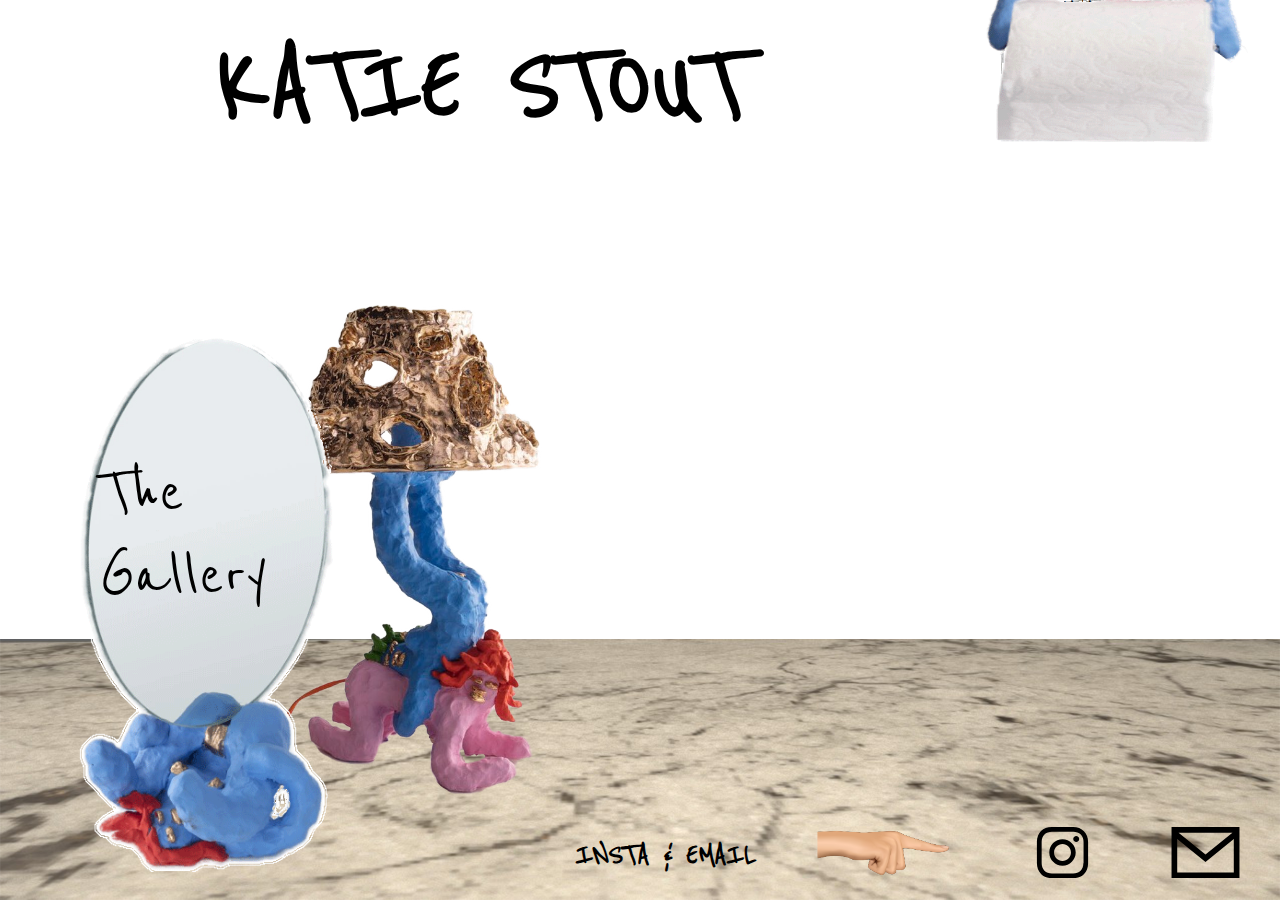
<file: index.html>
<!DOCTYPE html>
<html>
<body>
<head>
  <meta name="viewport" content="width=device-width,initial-scale=1">
  <link rel="stylesheet" href="css\style.css">
  <link rel="stylesheet" href="css\nav.css">
  <link href="https://fonts.googleapis.com/css?family=Reenie+Beanie" rel="stylesheet">
  <link rel="stylesheet" href="https://cdn.jsdelivr.net/npm/animate.css@3.5.2/animate.min.css">
</head>
<body>
  <img id="background" src="imgs\background.png" alt="blankimage">

  <h1 id="title">KATIE STOUT</h1>
  <section id="navagation">
    <h1 class="tp_nav" id="tp_mobile">KATIE STOUT</h1>
    <img class="tp_nav" src="imgs\kate_tp.gif" alt="blankimage">
    <img class="tp_nav" id="tp_extend" src="imgs\TP (2).png" alt="blankimage">
    <ul class="tp_nav tp_extend" id="tp_list_extend">
      <li><a href="index.html">HOME</a></li>
      <li><a href="about.html">ABOUT</a></li>
      <li><a href="gallery.html">Gallery</a></li>
    </ul>
  </section>

  <img id="lamp_girl" src="imgs\lamp_help.png" alt="blankimage">

  <section id="mirror_girl">
    <img id="mirror_girl_img" src="imgs\mirror_girl.gif" alt="blankimage">
    <a id="mirror_girl_link" href="gallery.html">The <br> Gallery</a>
  </section>

  <section id="share">
    <h2>INSTA & EMAIL</h2>
    <figure><img  class="shareimg" src="imgs\point.png" alt="blankimage"></figure>
    <figure ><svg class="shareimg" width="57" height="57" viewBox="0 0 57 57" fill="none" xmlns="http://www.w3.org/2000/svg">
      <rect width="57" height="57" fill="black" fill-opacity="0"/>
      <rect width="57" height="57" fill="black" fill-opacity="0"/>
      <path d="M28.5002 13.6753C20.4559 13.6753 13.7905 20.2257 13.7905 28.385C13.7905 36.5442 20.3409 43.0946 28.5002 43.0946C36.6595 43.0946 43.2099 36.4293 43.2099 28.385C43.2099 20.3406 36.5446 13.6753 28.5002 13.6753ZM28.5002 37.8084C23.3288 37.8084 19.0768 33.5563 19.0768 28.385C19.0768 23.2136 23.3288 18.9616 28.5002 18.9616C33.6716 18.9616 37.9236 23.2136 37.9236 28.385C37.9236 33.5563 33.6716 37.8084 28.5002 37.8084Z" fill="black"/>
      <path d="M43.7843 16.6632C45.6249 16.6632 47.117 15.1712 47.117 13.3306C47.117 11.49 45.6249 9.99792 43.7843 9.99792C41.9437 9.99792 40.4517 11.49 40.4517 13.3306C40.4517 15.1712 41.9437 16.6632 43.7843 16.6632Z" fill="black"/>
      <path d="M52.4032 4.71169C49.4153 1.60887 45.1633 0 40.3367 0H16.6633C6.66532 0 0 6.66532 0 16.6633V40.2218C0 45.1633 1.60887 49.4153 4.82661 52.5181C7.92944 55.506 12.0665 57 16.7782 57H40.2218C45.1633 57 49.3004 55.3911 52.2883 52.5181C55.3911 49.5302 57 45.2782 57 40.3367V16.6633C57 11.8367 55.3911 7.6996 52.4032 4.71169ZM51.7137 40.3367C51.7137 43.8992 50.6794 46.7722 48.6109 48.7258C46.5423 50.6794 43.6694 51.7137 40.2218 51.7137H16.7782C13.3306 51.7137 10.4577 50.6794 8.38911 48.7258C6.32056 46.6573 5.28629 43.7843 5.28629 40.2218V16.6633C5.28629 13.2157 6.32056 10.3427 8.38911 8.27419C10.3427 6.32056 13.3306 5.28629 16.7782 5.28629H40.4516C43.8992 5.28629 46.7722 6.32056 48.8407 8.38911C50.7944 10.4577 51.9435 13.3306 51.9435 16.6633V40.3367H51.7137Z" fill="black"/></svg>
    </figure>
    <figure ><svg class="shareimg" width="69" height="52" viewBox="0 0 69 52" fill="none" xmlns="http://www.w3.org/2000/svg">
      <rect width="69" height="52" fill="black" fill-opacity="0"/>
      <path d="M0 0V52H69V0H0ZM61.8643 5.77778L34.5 28.0598L7.13575 5.77778H61.8643ZM5.75 46.2222V12.0842L34.5 35.4958L63.25 12.0842V46.2222H5.75Z" fill="black"/>
    </svg></figure>
  </section>

</body>
</html>
</file>
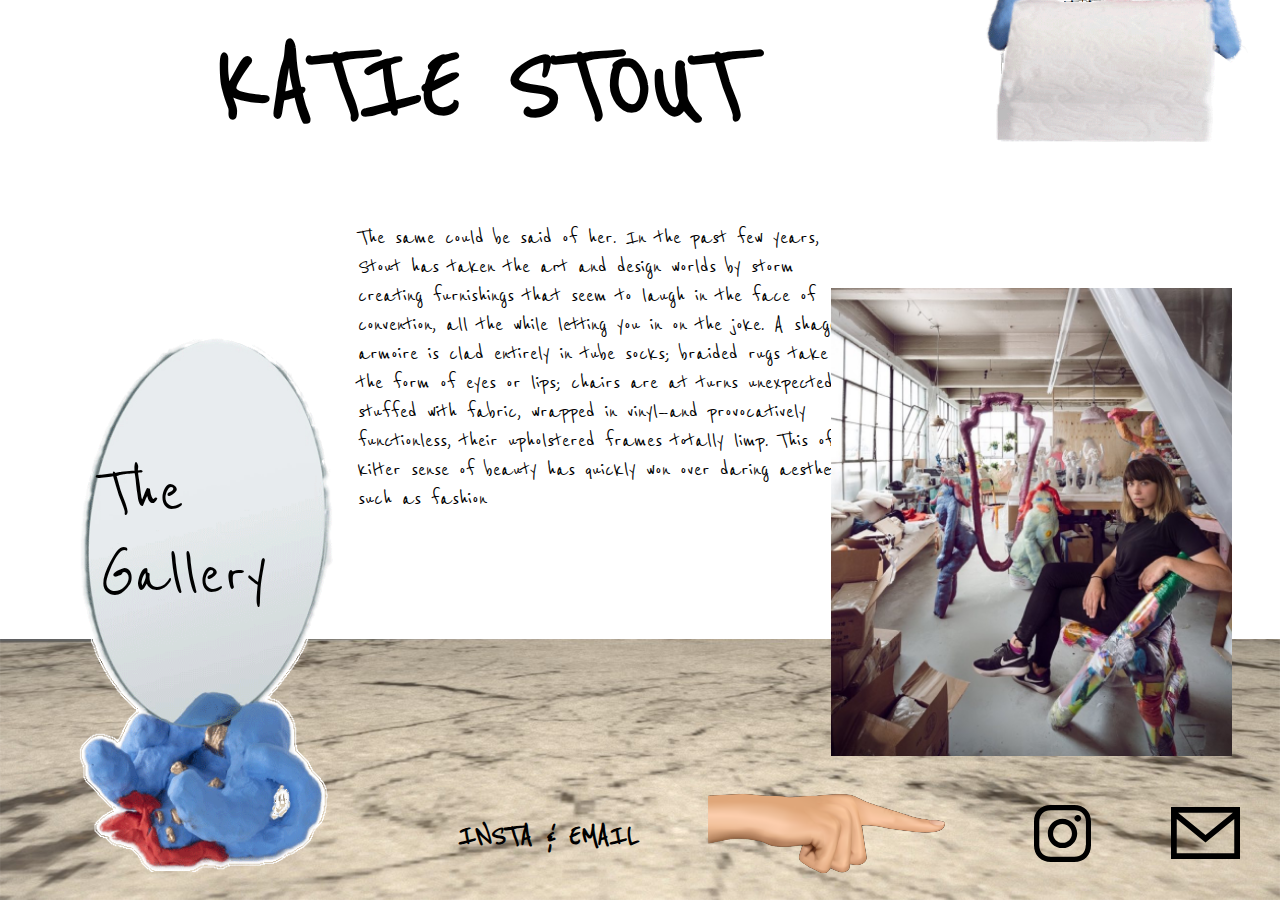
<file: about.html>
<!DOCTYPE html>
<html>
<head>
  <meta name="viewport" content="width=device-width,initial-scale=1">
  <link rel="stylesheet" href="css\nav.css">
  <link rel="stylesheet" href="css\about.css">
  <link href="https://fonts.googleapis.com/css?family=Reenie+Beanie" rel="stylesheet">
  <link rel="stylesheet" href="https://cdn.jsdelivr.net/npm/animate.css@3.5.2/animate.min.css">
</head>

  <img id="background" src="imgs\background.png" alt="blankimage">

  <h1 id="title">KATIE STOUT</h1>
  <section id="navagation">
    <h1 class="tp_nav" id="tp_mobile">KATIE STOUT</h1>
    <img class="tp_nav" src="imgs\kate_tp.gif" alt="blankimage">
    <img class="tp_nav" id="tp_extend" src="imgs\TP (2).png" alt="blankimage">
    <ul class="tp_nav tp_extend" id="tp_list_extend">
      <li><a href="index.html">HOME</a></li>
      <li><a href="about.html">ABOUT</a></li>
      <li><a href="gallery.html">Gallery</a></li>
    </ul>
  </section>

  <section id="about_text">
    <img  id="about_img" src="imgs\k_about.png" alt="blankimage">
    <p class="animated fadeIn">
       The same could be said of her. In the past few years, Stout has taken
       the art and design worlds by storm creating furnishings that seem to
       laugh in the face of convention, all the while letting you in on the
       joke. A shaggy armoire is clad entirely in tube socks; braided rugs
       take the form of eyes or lips; chairs are at turns ­unexpected—stuffed
       with fabric, wrapped in vinyl—and ­provocatively functionless, their
       upholstered frames totally limp. This off-kilter sense of beauty has
       quickly won over ­daring aesthetes such as fashion
     </p>
  </section>

  <section id="mirror_girl">
    <img id="mirror_girl_img" src="imgs\mirror_girl.gif" alt="blankimage">
    <a id="mirror_girl_link" href="gallery.html">The <br> Gallery</a>
  </section>

  <section id="share">
    <h2>INSTA & EMAIL</h2>
    <figure><img  class="shareimg" src="imgs\point.png" alt="blankimage"></figure>
    <figure ><svg class="shareimg" width="57" height="57" viewBox="0 0 57 57" fill="none" xmlns="http://www.w3.org/2000/svg">
      <rect width="57" height="57" fill="black" fill-opacity="0"/>
      <rect width="57" height="57" fill="black" fill-opacity="0"/>
      <path d="M28.5002 13.6753C20.4559 13.6753 13.7905 20.2257 13.7905 28.385C13.7905 36.5442 20.3409 43.0946 28.5002 43.0946C36.6595 43.0946 43.2099 36.4293 43.2099 28.385C43.2099 20.3406 36.5446 13.6753 28.5002 13.6753ZM28.5002 37.8084C23.3288 37.8084 19.0768 33.5563 19.0768 28.385C19.0768 23.2136 23.3288 18.9616 28.5002 18.9616C33.6716 18.9616 37.9236 23.2136 37.9236 28.385C37.9236 33.5563 33.6716 37.8084 28.5002 37.8084Z" fill="black"/>
      <path d="M43.7843 16.6632C45.6249 16.6632 47.117 15.1712 47.117 13.3306C47.117 11.49 45.6249 9.99792 43.7843 9.99792C41.9437 9.99792 40.4517 11.49 40.4517 13.3306C40.4517 15.1712 41.9437 16.6632 43.7843 16.6632Z" fill="black"/>
      <path d="M52.4032 4.71169C49.4153 1.60887 45.1633 0 40.3367 0H16.6633C6.66532 0 0 6.66532 0 16.6633V40.2218C0 45.1633 1.60887 49.4153 4.82661 52.5181C7.92944 55.506 12.0665 57 16.7782 57H40.2218C45.1633 57 49.3004 55.3911 52.2883 52.5181C55.3911 49.5302 57 45.2782 57 40.3367V16.6633C57 11.8367 55.3911 7.6996 52.4032 4.71169ZM51.7137 40.3367C51.7137 43.8992 50.6794 46.7722 48.6109 48.7258C46.5423 50.6794 43.6694 51.7137 40.2218 51.7137H16.7782C13.3306 51.7137 10.4577 50.6794 8.38911 48.7258C6.32056 46.6573 5.28629 43.7843 5.28629 40.2218V16.6633C5.28629 13.2157 6.32056 10.3427 8.38911 8.27419C10.3427 6.32056 13.3306 5.28629 16.7782 5.28629H40.4516C43.8992 5.28629 46.7722 6.32056 48.8407 8.38911C50.7944 10.4577 51.9435 13.3306 51.9435 16.6633V40.3367H51.7137Z" fill="black"/></svg>
    </figure>
    <figure ><svg class="shareimg" width="69" height="52" viewBox="0 0 69 52" fill="none" xmlns="http://www.w3.org/2000/svg">
      <rect width="69" height="52" fill="black" fill-opacity="0"/>
      <path d="M0 0V52H69V0H0ZM61.8643 5.77778L34.5 28.0598L7.13575 5.77778H61.8643ZM5.75 46.2222V12.0842L34.5 35.4958L63.25 12.0842V46.2222H5.75Z" fill="black"/>
    </svg></figure>
  </section>

</html>
</file>
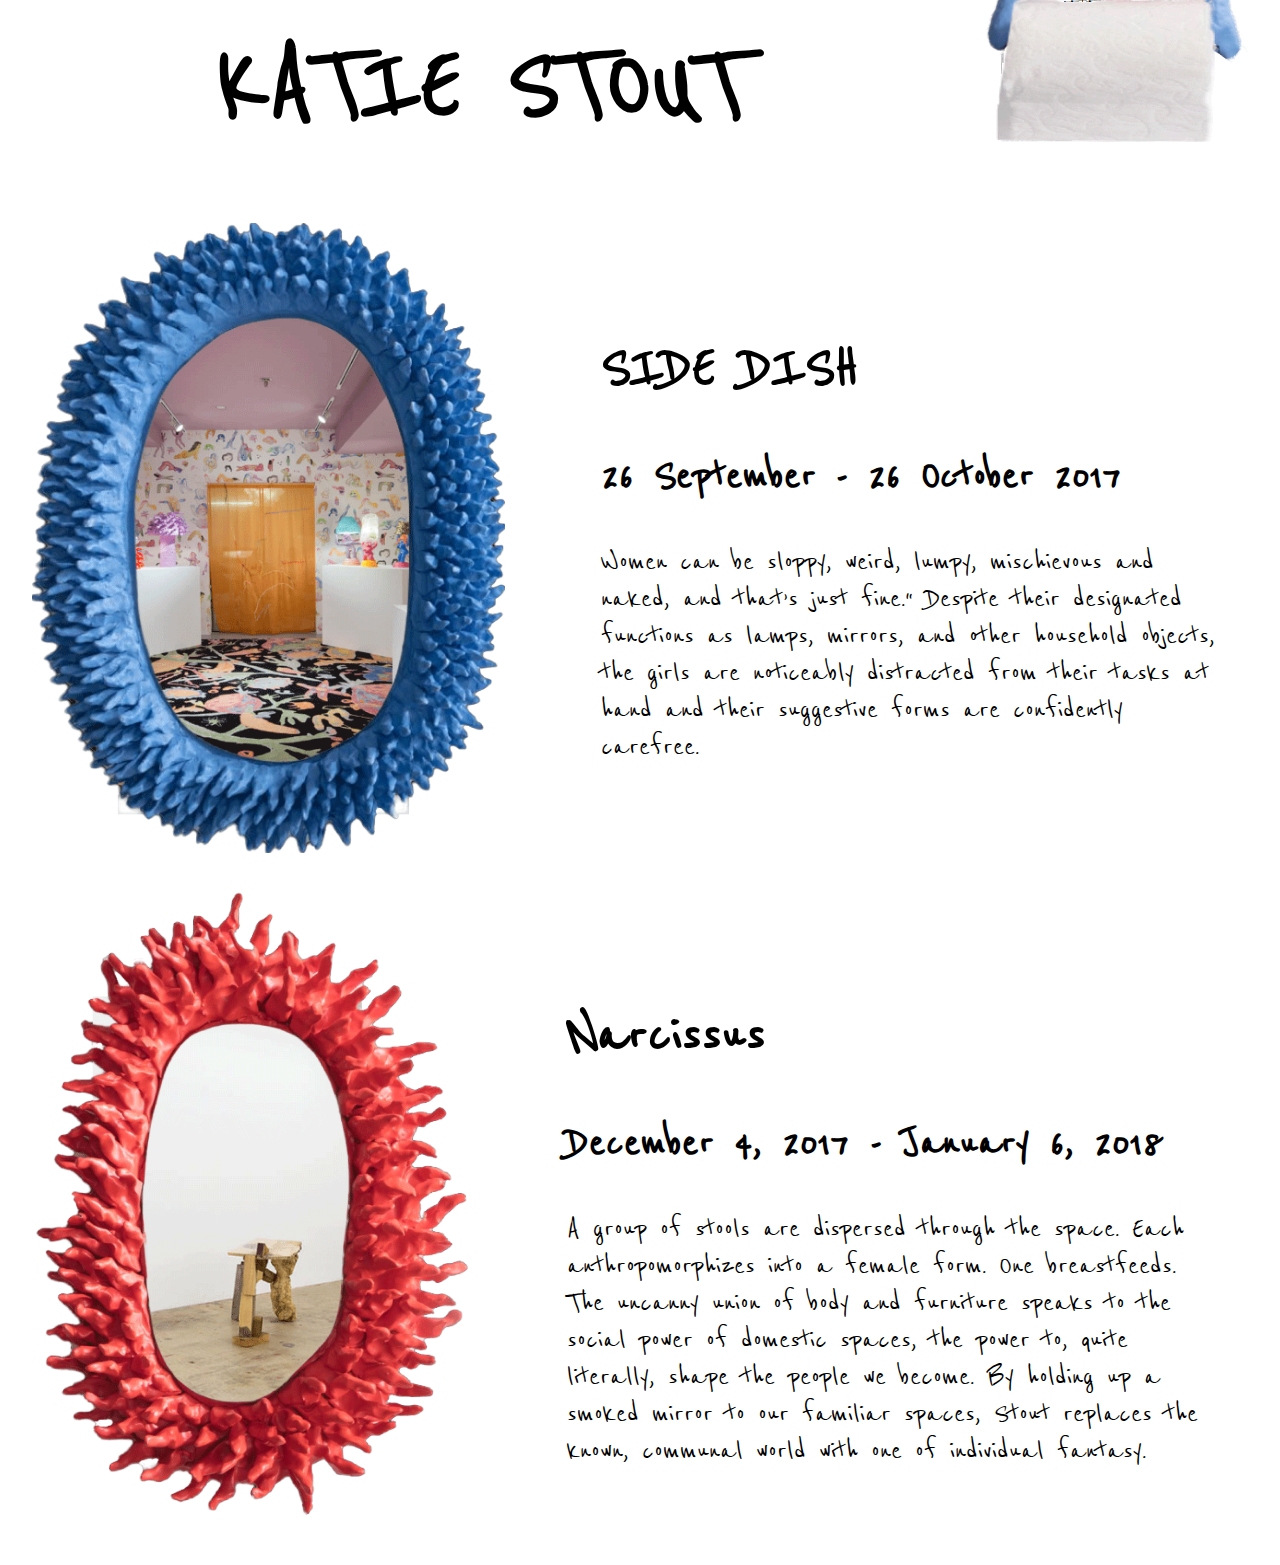
<file: gallery.html>
<!DOCTYPE html>
<html>
<head>
  <meta name="viewport" content="width=device-width,initial-scale=1">
  <link rel="stylesheet" href="css\nav.css">
  <link rel="stylesheet" href="css\gallery.css">
  <link href="https://fonts.googleapis.com/css?family=Reenie+Beanie" rel="stylesheet">
  <link rel="stylesheet" href="https://cdn.jsdelivr.net/npm/animate.css@3.5.2/animate.min.css">
</head>

  <h1 id="title">KATIE STOUT</h1>
  <section id="navagation">
    <h1 class="tp_nav" id="tp_mobile">KATIE STOUT</h1>
    <img class="tp_nav" src="imgs\kate_tp.gif" alt="blankimage">
    <img class="tp_nav" id="tp_extend" src="imgs\TP (2).png" alt="blankimage">
    <ul class="tp_nav tp_extend" id="tp_list_extend">
      <li><a href="index.html">HOME</a></li>
      <li><a href="about.html">ABOUT</a></li>
      <li><a href="gallery.html">Gallery</a></li>
    </ul>
  </section>

  <article id="doors">
    <div class="door_section">
      <a href="door_1.html">
      <img class="door" src="imgs\door_1.gif" alt="blankimage">
      <a>
      <div id="door_text">
        <h1>SIDE DISH</h1>
        <h2>26 September - 26 October 2017</h2>

        <p>
        Women can be sloppy, weird, lumpy, mischievous and naked, and that’s
        just fine.“ Despite their designated functions as lamps, mirrors,
        and other household objects, the girls are noticeably distracted
        from their tasks at hand and their suggestive forms are confidently
        carefree.
        </p>
      </div>
    </div>
    <div class="door_section">
      <img class="door" src="imgs\door_2.gif" alt="blankimage">
      <div id="door_text">
        <h1>Narcissus</h1>
        <h2>December 4, 2017 - January 6, 2018</h2>

        <p>
        A group of stools are dispersed through the space. Each
        anthropomorphizes into a female form. One breastfeeds.
        The uncanny union of body and furniture speaks to the social
        power of domestic spaces, the power to, quite literally, shape
        the people we become. By holding up a smoked mirror to our
        familiar spaces, Stout replaces the known, communal world
        with one of individual fantasy.
        </p>
      </div>
    </div>
  </article>

</html>
</file>
